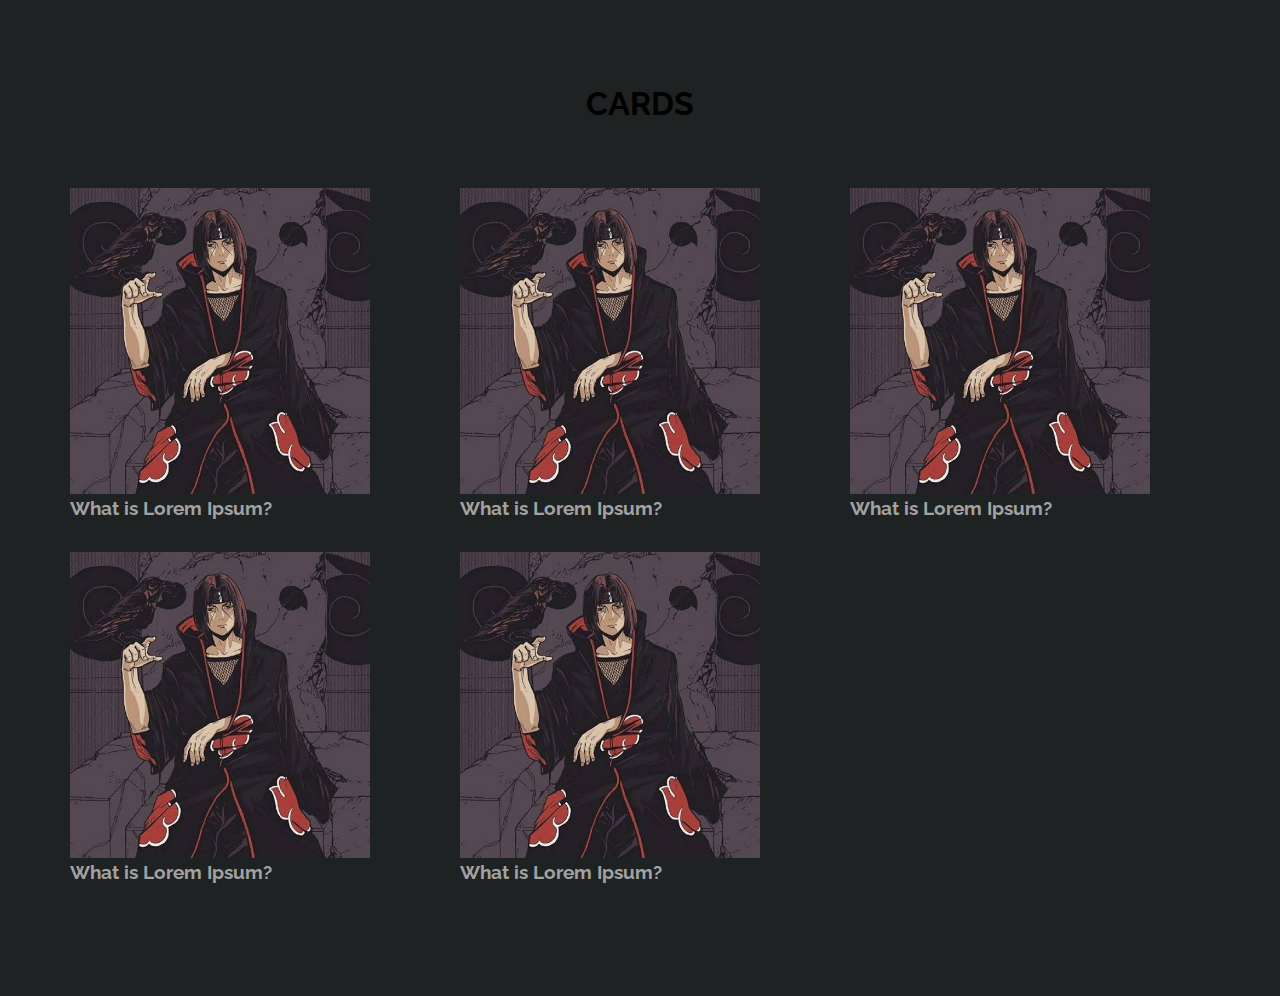
<file: card-1/index.html>
<!DOCTYPE html>
<html lang="en">
  <head>
    <title>CARDS</title>
    <meta charset="utf-8">
    <meta name="viewport" content="width=device-width, initial-scale=1">
    <link rel="stylesheet" href="css/font-awesome.css">
    <link rel="stylesheet" href="css/style.css">
  </head>
  <body>
   <section class="team">
   	<div class="container">
   		<div class="row">
   			<div class="section-title">
   				<h1>CARDS</h1>
   			</div>
   		</div>
   		<div class="row">
   			<div class="team-item">
   				<img src="img/itachi.jpeg" alt="team">
   				<h3>What is Lorem Ipsum?</span></h3>
   				<div class="social-links">
   					<a href="#"><i class="fab fa-facebook-f"></i></a>
   					<a href="#"><i class="fab fa-twitter"></i></a>
   					<a href="#"><i class="fab fa-instagram"></i></a>
   					<a href="#"><i class="fab fa-linkedin-in"></i></a>
   				</div>
   			</div>
   			<div class="team-item">
   				<img src="img/itachi.jpeg" alt="team">
   				<h3>What is Lorem Ipsum?</span></h3>
   				<div class="social-links">
   					<a href="#"><i class="fab fa-facebook-f"></i></a>
   					<a href="#"><i class="fab fa-twitter"></i></a>
   					<a href="#"><i class="fab fa-instagram"></i></a>
   					<a href="#"><i class="fab fa-linkedin-in"></i></a>
   				</div>
   			</div>
   			<div class="team-item">
   				<img src="img/itachi.jpeg" alt="team">
   				<h3>What is Lorem Ipsum?</span></h3>
   				<div class="social-links">
   					<a href="#"><i class="fab fa-facebook-f"></i></a>
   					<a href="#"><i class="fab fa-twitter"></i></a>
   					<a href="#"><i class="fab fa-instagram"></i></a>
   					<a href="#"><i class="fab fa-linkedin-in"></i></a>
   				</div>
   			</div>
   			<div class="team-item">
   				<img src="img/itachi.jpeg" alt="team">
   				<h3>What is Lorem Ipsum?</span></h3>
   				<div class="social-links">
   					<a href="#"><i class="fab fa-facebook-f"></i></a>
   					<a href="#"><i class="fab fa-twitter"></i></a>
   					<a href="#"><i class="fab fa-instagram"></i></a>
   					<a href="#"><i class="fab fa-linkedin-in"></i></a>
   				</div>
   			</div>
   			<div class="team-item">
   				<img src="img/itachi.jpeg" alt="team">
   				<h3>What is Lorem Ipsum?</span></h3>
   				<div class="social-links">
   					<a href="#"><i class="fab fa-facebook-f"></i></a>
   					<a href="#"><i class="fab fa-twitter"></i></a>
   					<a href="#"><i class="fab fa-instagram"></i></a>
   					<a href="#"><i class="fab fa-linkedin-in"></i></a>
   				</div>
   			</div>
   		</div>
   	</div>
   </section>
  </body>
</html>
</file>
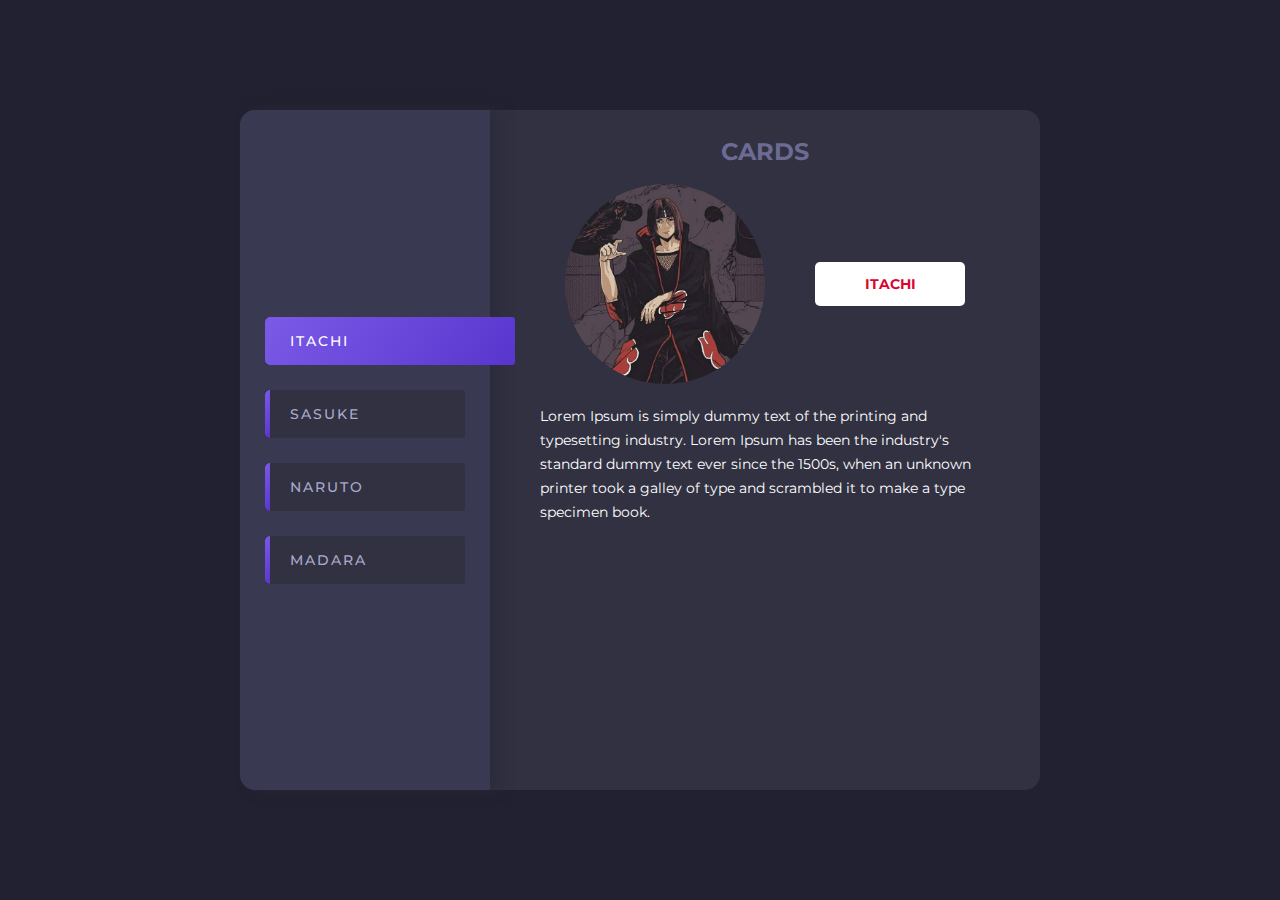
<file: card-2/index.html>
<!DOCTYPE html>
<html lang="en" >
  <head>
    <meta charset="UTF-8">
    <title>CARDS</title>
    <link rel="stylesheet" href="./style.css">
  </head>
  <body>
  <div class="wrapper">
    <div class="wrapper_left">
      <ul>
        <li data-li="itachi" class="active">
          <p>Itachi</p>
        </li>
        <li data-li="sasuke">
          <p>Sasuke</p>
        </li>
        <li data-li="naruto">
          <p>Naruto</p>
        </li>
        <li data-li="madara">
          <p>Madara</p>
        </li>
      </ul>
    </div>
    <div class="wrapper_right">
      <div class="title">
        CARDS
      </div>
      <div class="container">
        <div class="item itachi">
          <div class="item_info">
            <div class="img"><img src="itachi.jpeg" alt="img"></div>
            <p>Itachi</p>
          </div>
          <p>
            Lorem Ipsum is simply dummy text of the printing and typesetting industry.
            Lorem Ipsum has been the industry's standard dummy text ever since the 1500s, when an unknown printer took a galley of type and scrambled it to make a type specimen book.
          </p>
        </div>
        <div class="item sasuke" style="display: none;">
          <div class="item_info">
            <div class="img"><img src="itachi.jpeg" alt="img"></div>
            <p>Sasuke</p>
          </div>
          <p>
            Lorem Ipsum is simply dummy text of the printing and typesetting industry.
            Lorem Ipsum has been the industry's standard dummy text ever since the 1500s, when an unknown printer took a galley of type and scrambled it to make a type specimen book.
          </p>
          <p>Lorem Ipsum is simply dummy text of the printing and typesetting industry.</p>
        </div>
        <div class="item naruto" style="display: none;">
          <div class="item_info">
            <div class="img"><img src="itachi.jpeg" alt="img"></div>
            <p>Naruto</p>
          </div>
          <p>
            Lorem Ipsum is simply dummy text of the printing and typesetting industry.
            Lorem Ipsum has been the industry's standard dummy text ever since the 1500s, when an unknown printer took a galley of type and scrambled it to make a type specimen book.
          </p>
          <p>Lorem Ipsum is simply dummy text of the printing and typesetting industry.</p>
        </div>
        <div class="item madara" style="display: none;">
          <div class="item_info">
            <div class="img"><img src="itachi.jpeg" alt="img"></div>
            <p>Madara</p>
          </div>
          <p>
            Lorem Ipsum is simply dummy text of the printing and typesetting industry.
            Lorem Ipsum has been the industry's standard dummy text ever since the 1500s, when an unknown printer took a galley of type and scrambled it to make a type specimen book.
          </p>
          <p>
              Lorem Ipsum is simply dummy text of the printing and typesetting industry.
                <br>
              Lorem Ipsum is simply dummy text of the printing and typesetting industry.
                <br>
          </p>
        </div>
      </div>
    </div>
  </div>
  
  
  
  <script  src="./script.js"></script>
  </body>
</html>
</file>
<file: card-1/css/style.css>
@import url('https://fonts.googleapis.com/css2?family=Raleway:wght@300;400;500;600;700&display=swap');
:root {
	--pink: #343434;
	--pink-light: #1f2222;
}
body {
	line-height: 1.5;
	font-family: 'Raleway', sans-serif;
}
* {
	box-sizing: border-box;
	margin:0;
	padding:0;
}
.container {
	max-width: 1170px;
	margin:auto;
}
.section-title {
	width: 100%;
	padding:0 15px;
	text-align: center;
	margin-bottom: 60px;
}
.row {
	display: flex;
	flex-wrap: wrap;
}
img {
	max-width: 100%;
	vertical-align: middle;
}
.team {
	background-color: var(--pink-light);
	min-height: 100vh;
	padding: 80px 0;
}
.team-item {
	width: calc((100% / 3) - 30px);
	margin:0 15px 30px;
	position: relative;
  transition: box-shadow 0.5s ease;	
}
.team-item:hover {
   box-shadow: 0 0 15px #c80000;
}
.team-item img {
	width: calc(100% - 60px);
	position: relative;
	z-index: 1;
	transition: transform 0.5s ease;
}
.team-item:hover img {
   transform: translateX(60px);
}
.team-item h3 {
  color: #a2a2a2;
}
.team-item .name {
	position: absolute;
	background-color: var(--pink-light);
	right: 0;
	bottom: 15px;
	padding: 2px 10px;
	border-radius: 4px;
	color: #222222;
	font-size: 18px;
	font-weight: 600;
	text-transform: capitalize;
	z-index: 2;
	transition: right 0.5s ease;
	margin-left: 75px;
}
.team-item:hover .name {
	right: 15px;
}
.team-item .name span {
	display: block;
	font-size: 16px;
	font-weight: 400;
	color: #555555;
}
.team-item .social-links {
	position: absolute;
	left:0;
	top:0;
	width: 60px;
	height: 100%;
	display: flex;
	flex-wrap: wrap;
	justify-content: center;
	align-content: center;
	transform: translateX(100%);
	opacity: 0;
	transition: all 0.5s ease;
}
.team-item:hover .social-links {
	transform: translateX(0%);
	opacity: 1;
}
.team-item .social-links a {
	display: block;
	height: 35px;
	width: 35px;
	line-height: 35px;
	font-size: 16px;
	color: #777777;
	border:1px solid #777777;
	border-radius: 50%;
	margin:3px 0;
	text-align: center;
	transition: all 0.5s ease;
}
.team-item .social-links a:hover {
	color: var(--pink);
	border-color: var(--pink);
}
  /*responsive*/
@media(max-width: 991px) {
   .team-item {
   	width: calc(50% - 30px);
   }
}
@media(max-width: 575px) {
   .team-item{
   	width: calc(100% - 30px);
   }	
}
</file>
<file: card-2/style.css>
@import url("https://fonts.googleapis.com/css?family=Montserrat:400,500,700&display=swap");
* {
  margin: 0;
  padding: 0;
  list-style: none;
  box-sizing: border-box;
  font-family: "Montserrat", sans-serif;
}
body {
  background: #212131;
  font-size: 14px;
  line-height: 24px;
}
.wrapper {
  position: absolute;
  top: 50%;
  left: 50%;
  transform: translate(-50%, -50%);
  background: #313142;
  width: 800px;
  height: 680px;
  display: flex;
  border-radius: 15px;
}
.wrapper .wrapper_left {
  width: 250px;
  background: #393952;
  padding: 0 25px;
  display: flex;
  align-items: center;
  border-top-left-radius: 15px;
  border-bottom-left-radius: 15px;
  box-shadow: 10px 0px 13px 0px rgba(41, 41, 57, 0.7);
}
.wrapper .wrapper_left ul li {
  background: #313142;
  margin-bottom: 25px;
  border-radius: 3px;
  padding: 12px 25px;
  text-transform: uppercase;
  font-weight: 500;
  position: relative;
  overflow: hidden;
  width: 200px;
  letter-spacing: 2px;
  transition: all 0.4s ease;
  cursor: pointer;
}
.wrapper .wrapper_left ul li p {
  color: #abaacd;
  position: relative;
}
.wrapper .wrapper_left ul li:before {
  content: "";
  position: absolute;
  top: 0;
  left: 0;
  width: 5px;
  height: 100%;
  background: #5437b7;
  background: linear-gradient(
    126deg,
    rgba(2, 0, 36, 1) 0%,
    rgba(123, 90, 231, 1) 0%,
    rgba(88, 54, 206, 1) 100%
  );
  border-radius: 5px;
  border-top-right-radius: 0;
  border-bottom-right-radius: 0;
  transition: all 0.4s ease;
}
.wrapper .wrapper_left ul li.active {
  width: 250px;
}
.wrapper .wrapper_left ul li.active p {
  color: #fff;
}
.wrapper .wrapper_left ul li.active:before {
  width: 100%;
  transition: all 0.2s ease;
}
.wrapper .wrapper_left ul li:last-child {
  margin-bottom: 0;
}
.wrapper .wrapper_right {
  width: 550px;
  padding: 30px 50px;
}
.wrapper .wrapper_right .title {
  font-size: 24px;
  text-align: center;
  font-weight: 700;
  color: #6b6b93;
  margin-bottom: 20px;
  text-transform: uppercase;
}
.wrapper .wrapper_right .item .item_info {
  display: flex;
  justify-content: space-around;
  align-items: center;
}
.wrapper .wrapper_right .item .item_info .img {
  width: 200px;
  height: 200px;
  background: #fff;
  border-radius: 50%;
  margin-bottom: 20px;
  position: relative;
  overflow: hidden;
}
.wrapper .wrapper_right .item .item_info .img:before {
  content: "";
  position: absolute;
  top: 50%;
  left: 50%;
  transform: translate(-50%, -50%);
  background: url("https://i.imgur.com/HwNnoFN.png") no-repeat 0 0;
  width: 94px;
  height: 101px;
}
.wrapper .wrapper_right .item.itachi .item_info .img:before {
  background-position: 0 0;
  width: 94px;
  height: 101px;
}
.wrapper .wrapper_right .item.sasuke .item_info .img:before {
  background-position: 0 -110px;
  width: 89px;
  height: 101px;
}
.wrapper .wrapper_right .item.naruto .item_info .img:before {
  background-position: 0 -220px;
  width: 100px;
  height: 100px;
}
.wrapper .wrapper_right .item.madara .item_info .img:before {
  background-position: 0 -330px;
  width: 100px;
  height: 101px;
}
.wrapper .wrapper_right .item .item_info .img img {
  width: 200px;
  height: 200px;
}
.wrapper .wrapper_right .item .item_info p {
  background: #fff;
  width: 150px;
  padding: 10px;
  border-radius: 5px;
  color: #abaacd;
  font-weight: 700;
  text-transform: uppercase;
  text-align: center;
}
.wrapper .wrapper_right .item.itachi .item_info p {
  color: #dd0330;
}
.wrapper .wrapper_right .item.sasuke .item_info p {
  color: #8bc500;
}
.wrapper .wrapper_right .item.naruto .item_info p {
  color: #61dafb;
}
.wrapper .wrapper_right .item.madara .item_info p {
  color: #41b783;
}
.wrapper .wrapper_right .item p {
  margin-bottom: 20px;
  color: #fff;
}
</file>
